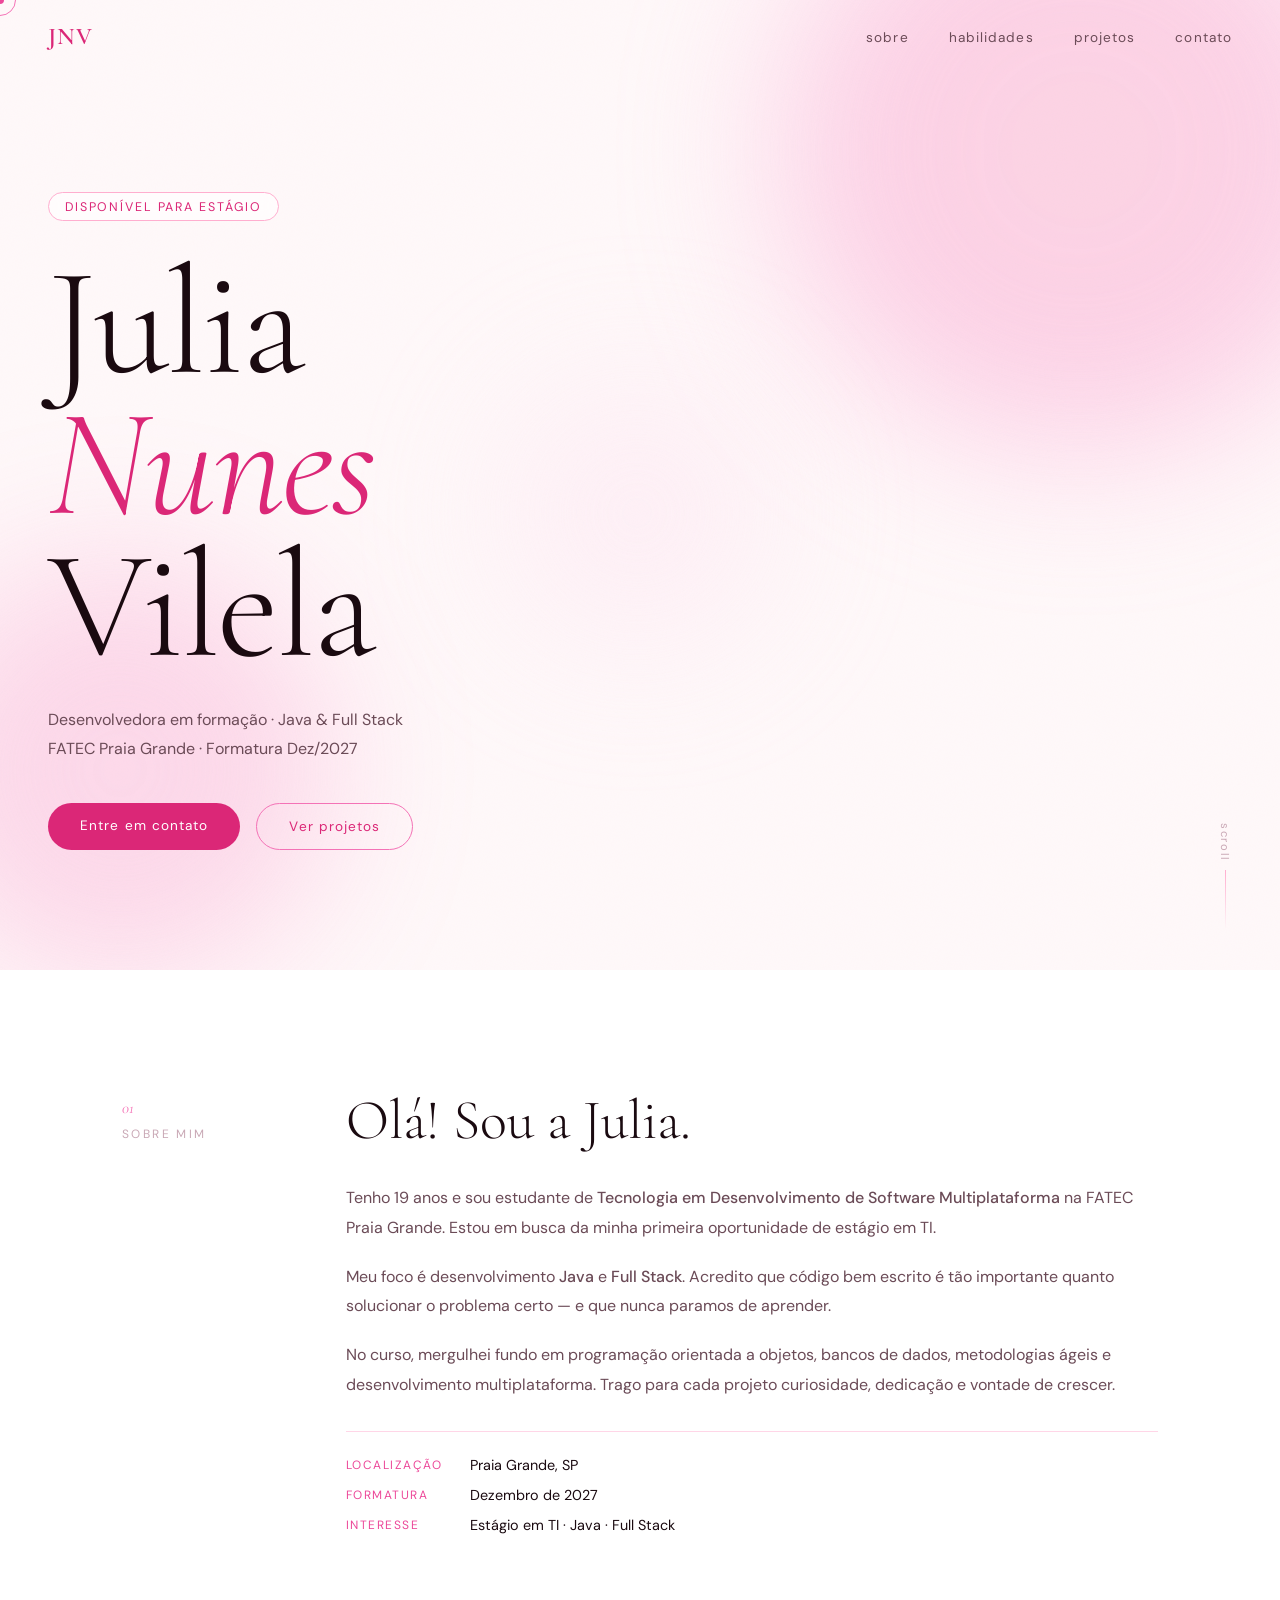
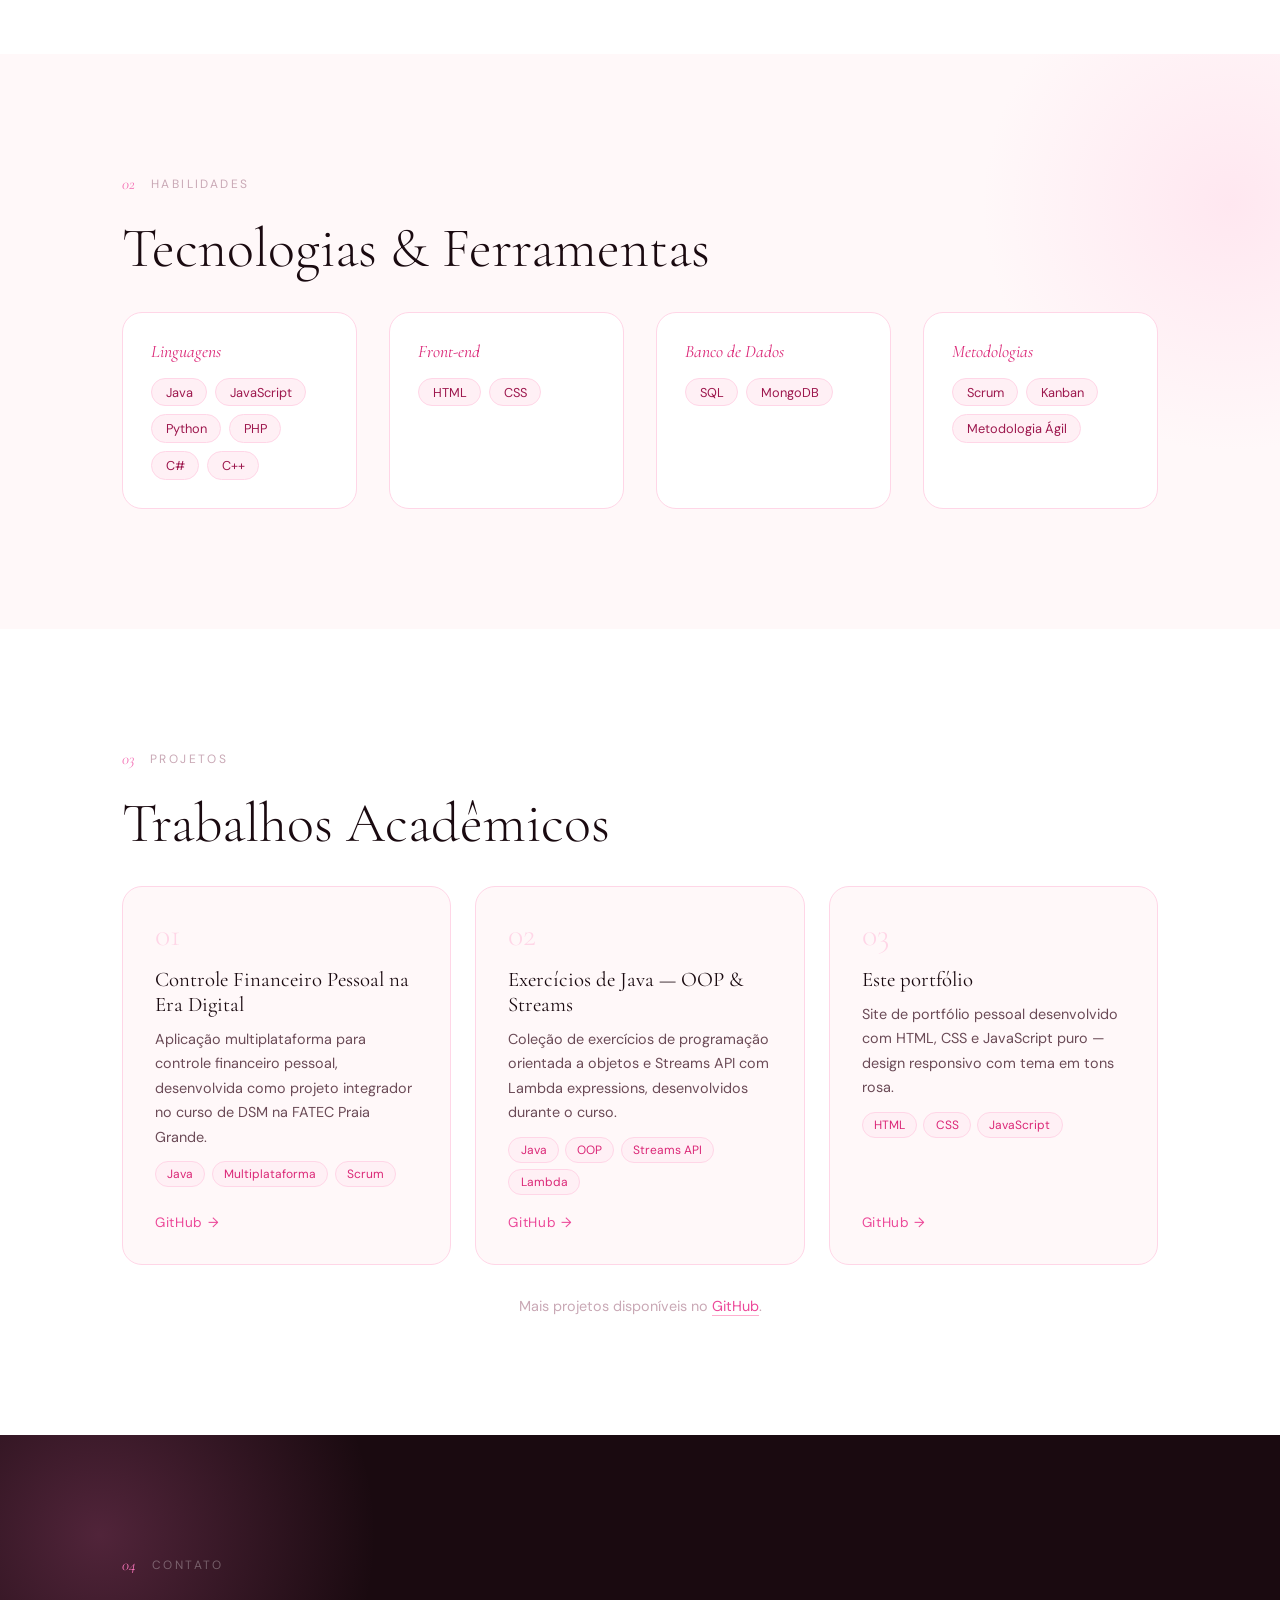
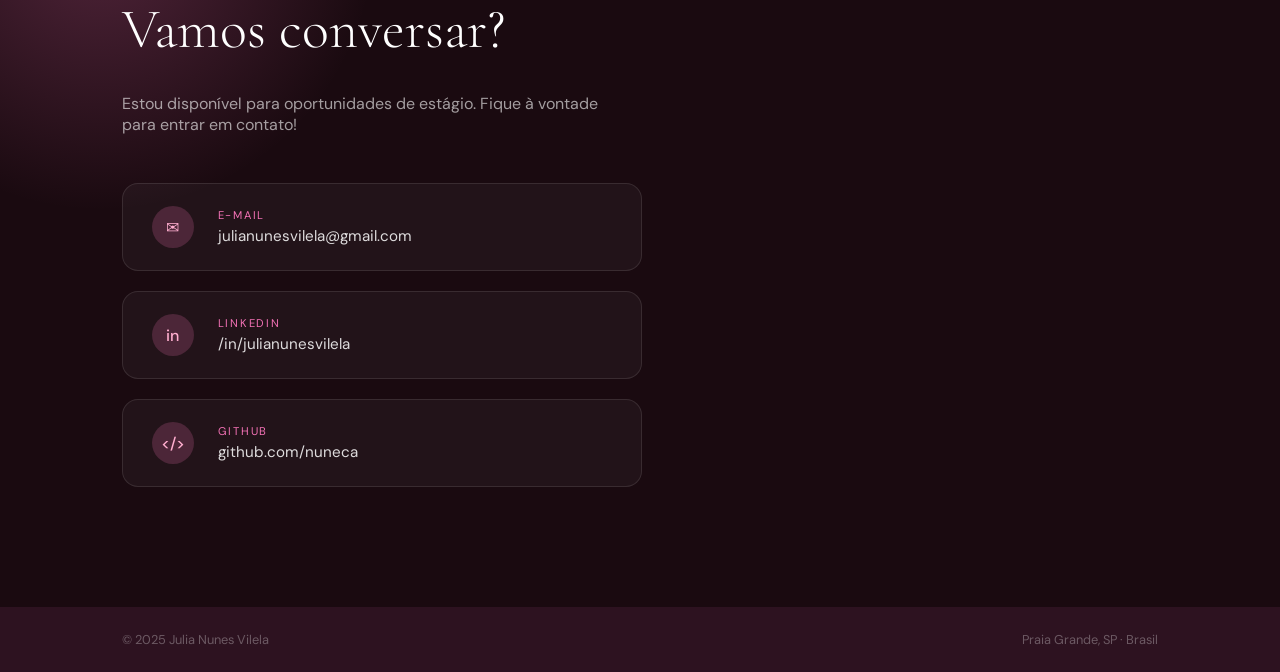
<file: index.html>
<!DOCTYPE html>
<html lang="pt-BR">
<head>
  <meta charset="UTF-8" />
  <meta name="viewport" content="width=device-width, initial-scale=1.0"/>
  <title>Julia Nunes Vilela — Desenvolvedora</title>
  <link rel="stylesheet" href="style.css" />
  <link href="https://fonts.googleapis.com/css2?family=Cormorant+Garamond:ital,wght@0,300;0,400;0,600;1,300&family=DM+Sans:wght@300;400;500&display=swap" rel="stylesheet"/>
</head>
<body>

  <!-- CURSOR -->
  <div class="cursor" id="cursor"></div>
  <div class="cursor-follower" id="cursor-follower"></div>

  <!-- NAV -->
  <nav class="nav" id="nav">
    <div class="nav-logo">JNV</div>
    <ul class="nav-links">
      <li><a href="#sobre">sobre</a></li>
      <li><a href="#habilidades">habilidades</a></li>
      <li><a href="#projetos">projetos</a></li>
      <li><a href="#contato">contato</a></li>
    </ul>
  </nav>

  <!-- HERO -->
  <section class="hero" id="inicio">
    <div class="hero-bg">
      <div class="blob blob-1"></div>
      <div class="blob blob-2"></div>
      <div class="blob blob-3"></div>
      <div class="noise"></div>
    </div>
    <div class="hero-content">
      <span class="hero-tag reveal">Disponível para estágio</span>
      <h1 class="hero-title reveal">
        Julia<br/>
        <em>Nunes</em><br/>
        Vilela
      </h1>
      <p class="hero-sub reveal">Desenvolvedora em formação · Java &amp; Full Stack<br/>FATEC Praia Grande · Formatura Dez/2027</p>
      <div class="hero-cta reveal">
        <a href="#contato" class="btn-primary">Entre em contato</a>
        <a href="#projetos" class="btn-ghost">Ver projetos</a>
      </div>
    </div>
    <div class="hero-scroll">
      <span>scroll</span>
      <div class="scroll-line"></div>
    </div>
  </section>

  <!-- SOBRE -->
  <section class="sobre" id="sobre">
    <div class="container">
      <div class="sobre-grid">
        <div class="sobre-label">
          <span class="section-num">01</span>
          <span class="section-name">sobre mim</span>
        </div>
        <div class="sobre-text">
          <h2 class="section-title reveal">Olá! Sou a Julia.</h2>
          <p class="reveal">Tenho 19 anos e sou estudante de <strong>Tecnologia em Desenvolvimento de Software Multiplataforma</strong> na FATEC Praia Grande. Estou em busca da minha primeira oportunidade de estágio em TI.</p>
          <p class="reveal">Meu foco é desenvolvimento <strong>Java</strong> e <strong>Full Stack</strong>. Acredito que código bem escrito é tão importante quanto solucionar o problema certo — e que nunca paramos de aprender.</p>
          <p class="reveal">No curso, mergulhei fundo em programação orientada a objetos, bancos de dados, metodologias ágeis e desenvolvimento multiplataforma. Trago para cada projeto curiosidade, dedicação e vontade de crescer.</p>
          <div class="sobre-info reveal">
            <div class="info-item"><span class="info-label">localização</span><span>Praia Grande, SP</span></div>
            <div class="info-item"><span class="info-label">formatura</span><span>Dezembro de 2027</span></div>
            <div class="info-item"><span class="info-label">interesse</span><span>Estágio em TI · Java · Full Stack</span></div>
          </div>
        </div>
      </div>
    </div>
  </section>

  <!-- HABILIDADES -->
  <section class="habilidades" id="habilidades">
    <div class="container">
      <div class="section-header reveal">
        <span class="section-num">02</span>
        <span class="section-name">habilidades</span>
      </div>
      <h2 class="section-title reveal">Tecnologias &amp; Ferramentas</h2>

      <div class="skills-grid">
        <div class="skill-group reveal">
          <h3 class="skill-group-title">Linguagens</h3>
          <div class="skill-tags">
            <span class="tag">Java</span>
            <span class="tag">JavaScript</span>
            <span class="tag">Python</span>
            <span class="tag">PHP</span>
            <span class="tag">C#</span>
            <span class="tag">C++</span>
          </div>
        </div>
        <div class="skill-group reveal">
          <h3 class="skill-group-title">Front-end</h3>
          <div class="skill-tags">
            <span class="tag">HTML</span>
            <span class="tag">CSS</span>
          </div>
        </div>
        <div class="skill-group reveal">
          <h3 class="skill-group-title">Banco de Dados</h3>
          <div class="skill-tags">
            <span class="tag">SQL</span>
            <span class="tag">MongoDB</span>
          </div>
        </div>
        <div class="skill-group reveal">
          <h3 class="skill-group-title">Metodologias</h3>
          <div class="skill-tags">
            <span class="tag">Scrum</span>
            <span class="tag">Kanban</span>
            <span class="tag">Metodologia Ágil</span>
          </div>
        </div>
      </div>
    </div>
  </section>

  <!-- PROJETOS -->
  <section class="projetos" id="projetos">
    <div class="container">
      <div class="section-header reveal">
        <span class="section-num">03</span>
        <span class="section-name">projetos</span>
      </div>
      <h2 class="section-title reveal">Trabalhos Acadêmicos</h2>

      <div class="projects-grid">

        <div class="project-card reveal">
          <div class="project-num">01</div>
          <div class="project-body">
            <h3>Controle Financeiro Pessoal na Era Digital</h3>
            <p>Aplicação multiplataforma para controle financeiro pessoal, desenvolvida como projeto integrador no curso de DSM na FATEC Praia Grande.</p>
            <div class="project-tags">
              <span>Java</span><span>Multiplataforma</span><span>Scrum</span>
            </div>
          </div>
          <div class="project-links">
            <a href="https://github.com/nuneca" target="_blank" rel="noopener">GitHub →</a>
          </div>
        </div>

        <div class="project-card reveal">
          <div class="project-num">02</div>
          <div class="project-body">
            <h3>Exercícios de Java — OOP &amp; Streams</h3>
            <p>Coleção de exercícios de programação orientada a objetos e Streams API com Lambda expressions, desenvolvidos durante o curso.</p>
            <div class="project-tags">
              <span>Java</span><span>OOP</span><span>Streams API</span><span>Lambda</span>
            </div>
          </div>
          <div class="project-links">
            <a href="https://github.com/nuneca" target="_blank" rel="noopener">GitHub →</a>
          </div>
        </div>

        <div class="project-card reveal">
          <div class="project-num">03</div>
          <div class="project-body">
            <h3>Este portfólio</h3>
            <p>Site de portfólio pessoal desenvolvido com HTML, CSS e JavaScript puro — design responsivo com tema em tons rosa.</p>
            <div class="project-tags">
              <span>HTML</span><span>CSS</span><span>JavaScript</span>
            </div>
          </div>
          <div class="project-links">
            <a href="https://github.com/nuneca" target="_blank" rel="noopener">GitHub →</a>
          </div>
        </div>

      </div>

      <p class="projects-note reveal">
        Mais projetos disponíveis no
        <a href="https://github.com/nuneca" target="_blank" rel="noopener">GitHub</a>.
      </p>
    </div>
  </section>

  <!-- CONTATO -->
  <section class="contato" id="contato">
    <div class="container">
      <div class="section-header reveal">
        <span class="section-num">04</span>
        <span class="section-name">contato</span>
      </div>
      <h2 class="section-title reveal">Vamos conversar?</h2>
      <p class="contato-sub reveal">Estou disponível para oportunidades de estágio. Fique à vontade para entrar em contato!</p>

      <div class="contato-links reveal">
        <a class="contato-item" href="mailto:julianunesvilela@gmail.com">
          <span class="contato-icon">✉</span>
          <div>
            <span class="contato-label">e-mail</span>
            <span class="contato-value">julianunesvilela@gmail.com</span>
          </div>
        </a>
        <a class="contato-item" href="https://www.linkedin.com/in/julianunesvilela/" target="_blank" rel="noopener">
          <span class="contato-icon">in</span>
          <div>
            <span class="contato-label">linkedin</span>
            <span class="contato-value">/in/julianunesvilela</span>
          </div>
        </a>
        <a class="contato-item" href="https://github.com/nuneca" target="_blank" rel="noopener">
          <span class="contato-icon">&lt;/&gt;</span>
          <div>
            <span class="contato-label">github</span>
            <span class="contato-value">github.com/nuneca</span>
          </div>
        </a>
      </div>
    </div>
  </section>

  <!-- FOOTER -->
  <footer class="footer">
    <div class="container">
      <span>© 2025 Julia Nunes Vilela</span>
      <span>Praia Grande, SP · Brasil</span>
    </div>
  </footer>

  <script src="script.js"></script>
</body>
</html>
</file>
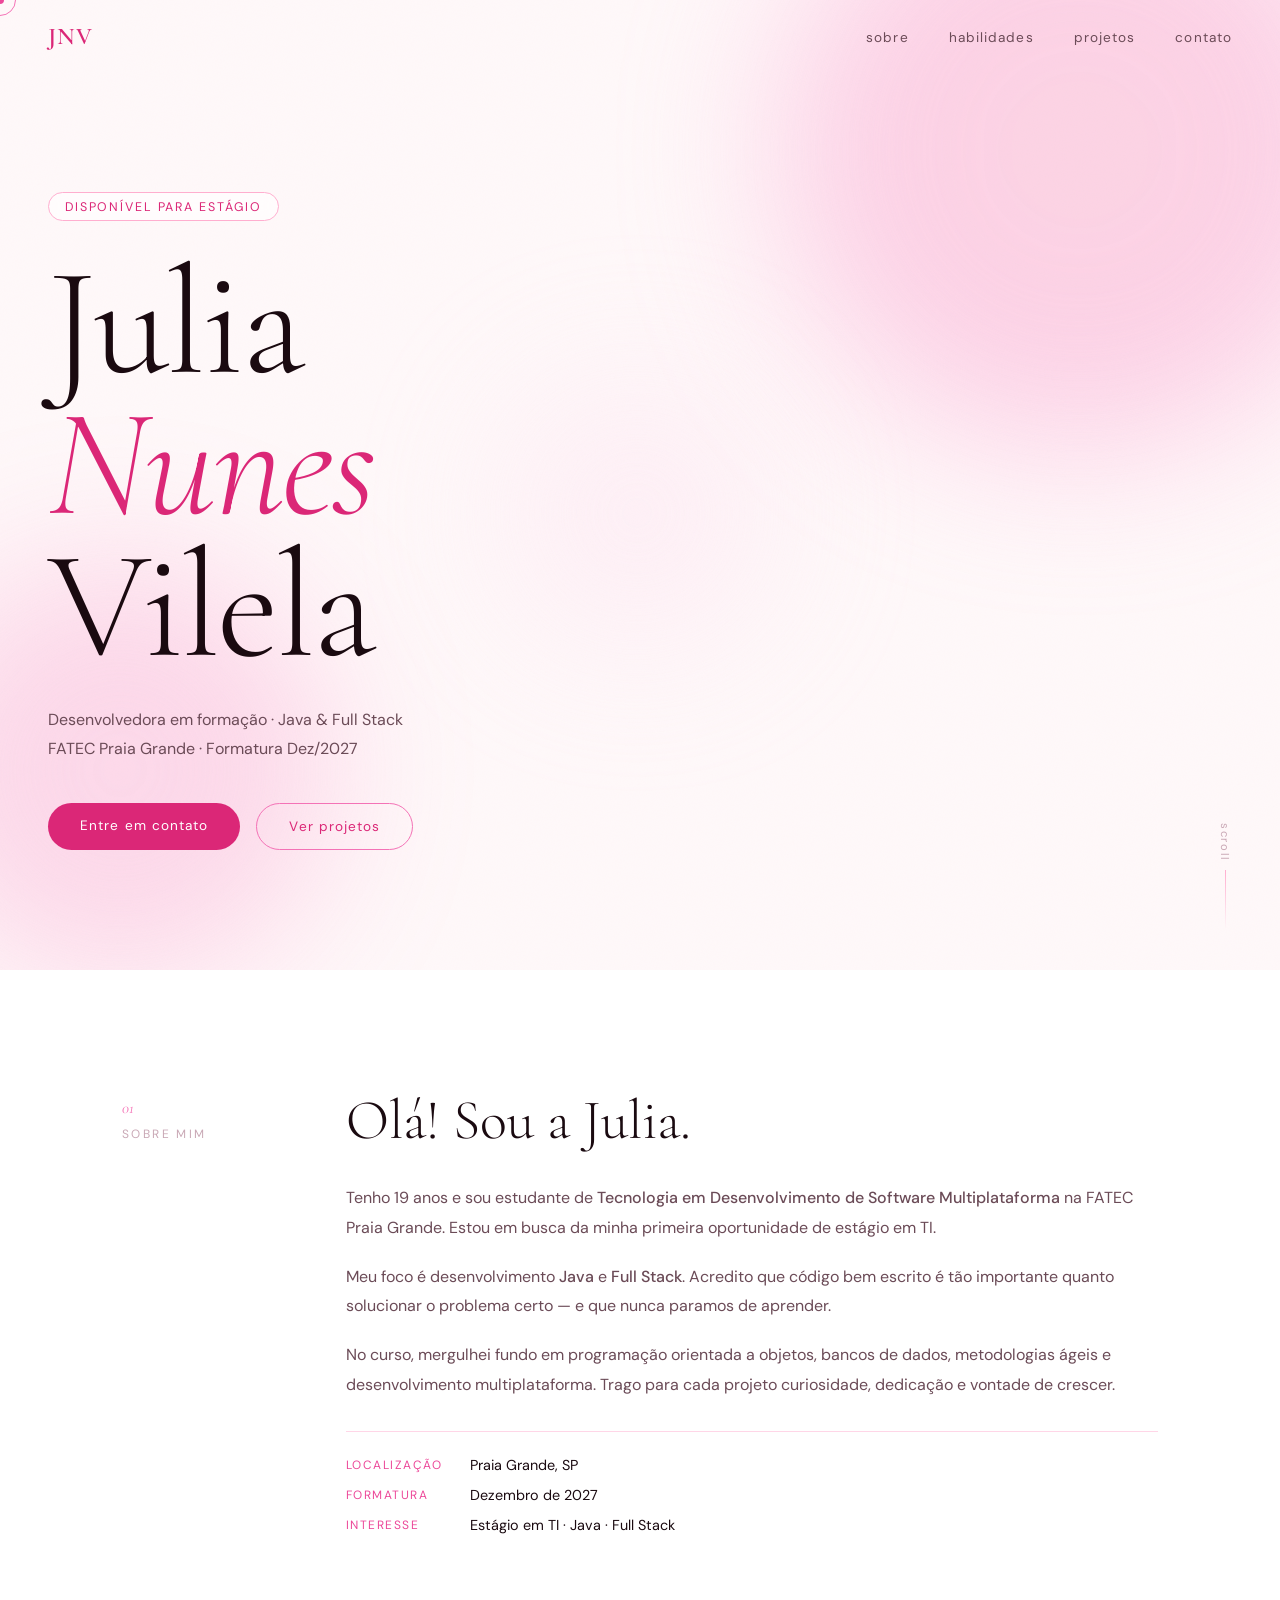
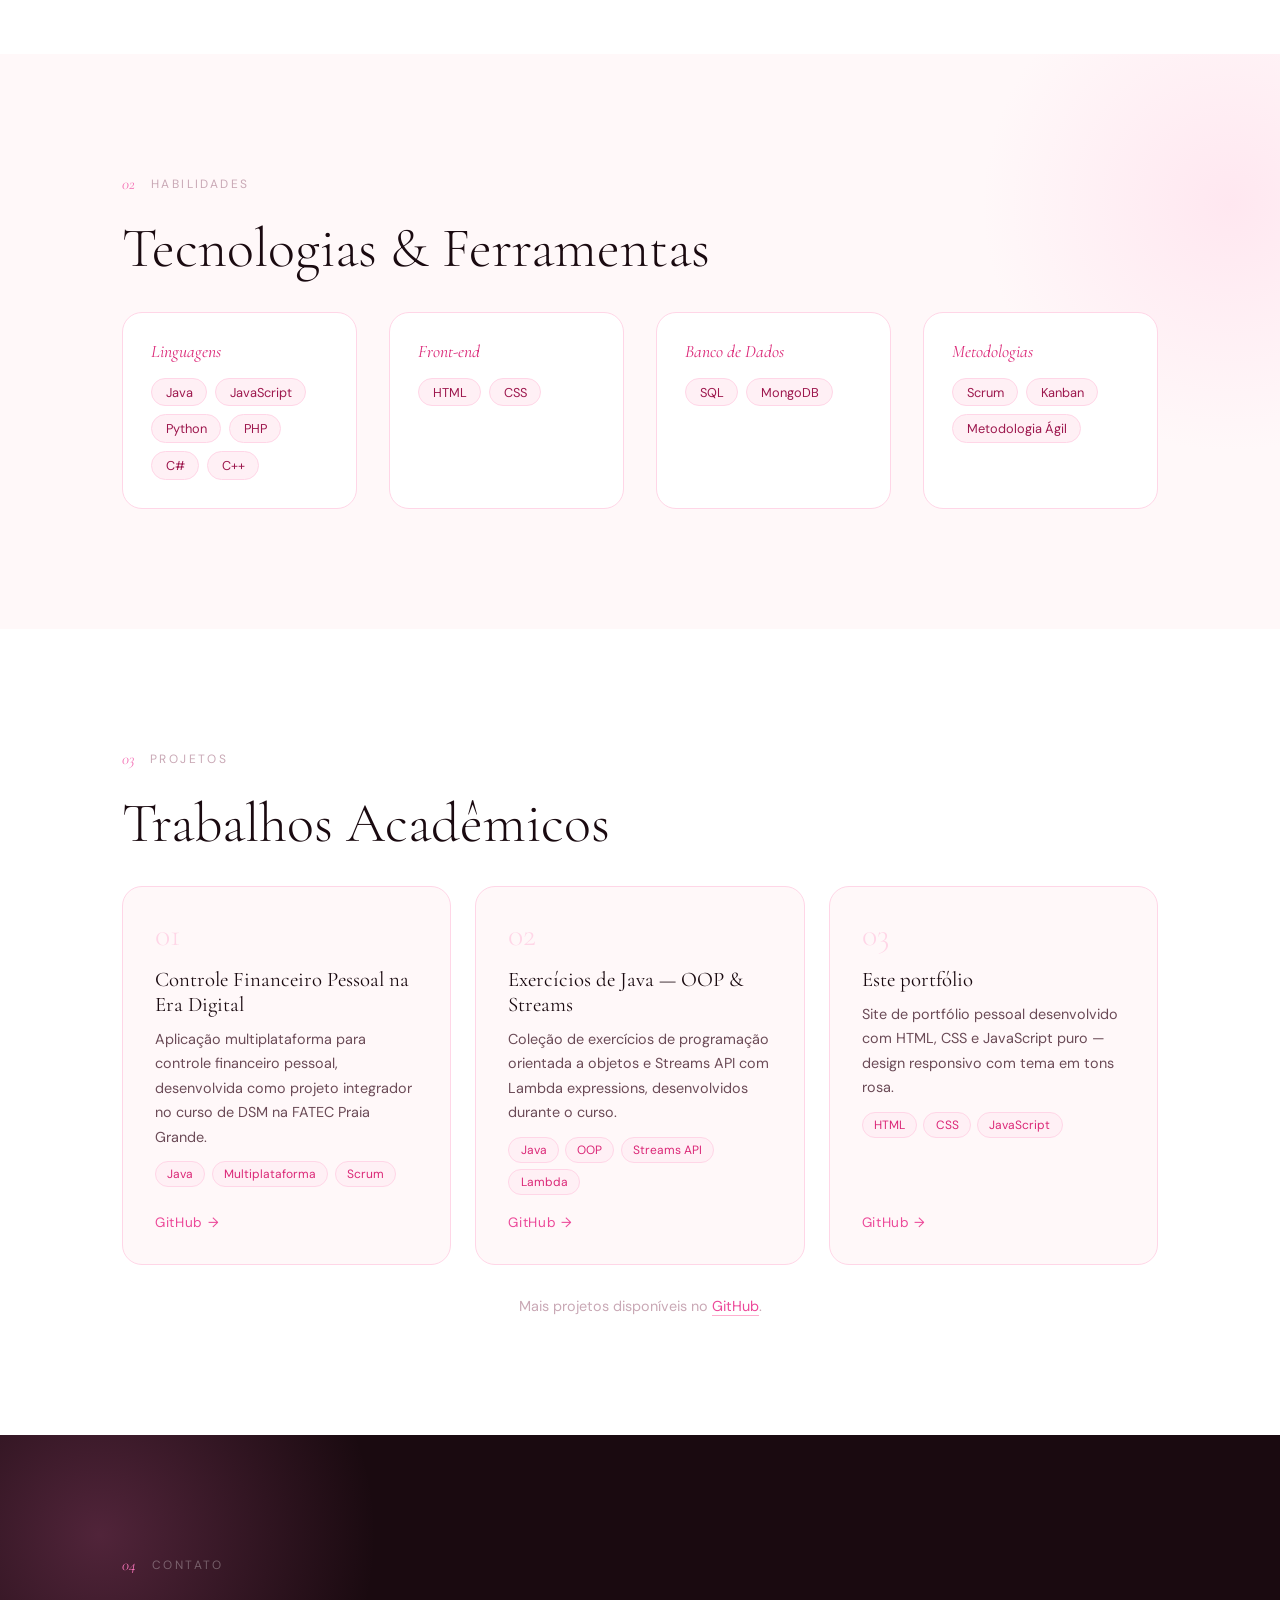
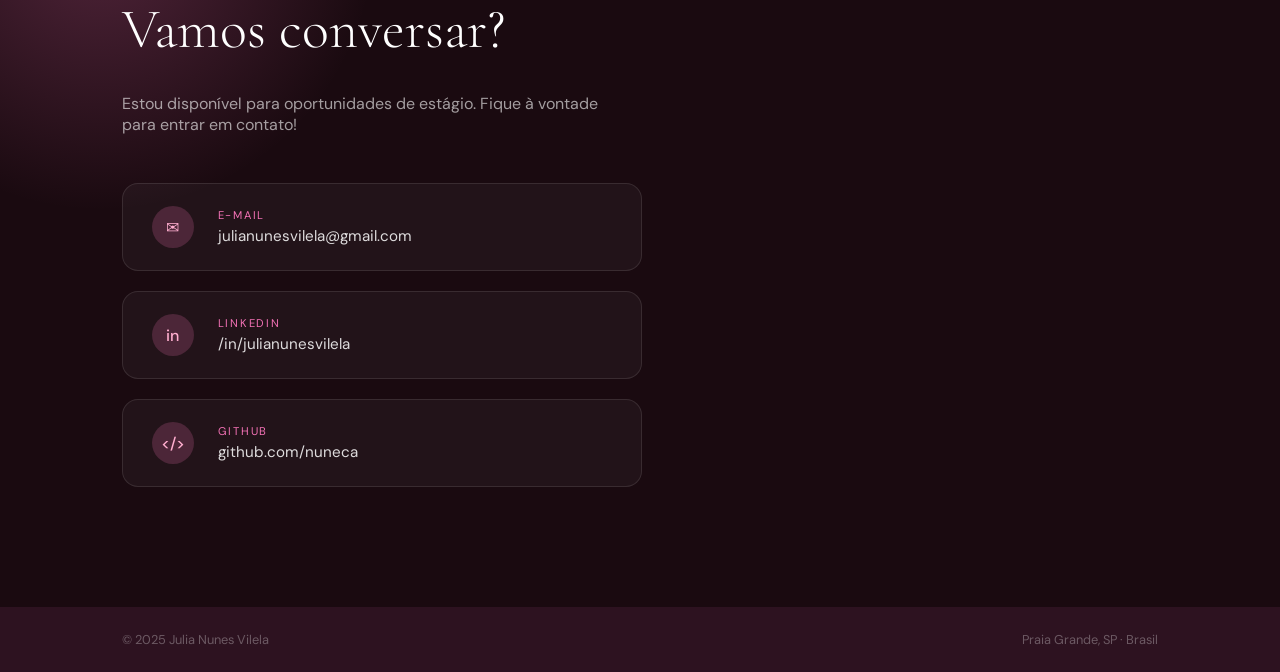
<file: portfolio2026/index.html>
<!DOCTYPE html>
<html lang="pt-BR">
<head>
  <meta charset="UTF-8" />
  <meta name="viewport" content="width=device-width, initial-scale=1.0"/>
  <title>Julia Nunes Vilela — Desenvolvedora</title>
  <link rel="stylesheet" href="style.css" />
  <link href="https://fonts.googleapis.com/css2?family=Cormorant+Garamond:ital,wght@0,300;0,400;0,600;1,300&family=DM+Sans:wght@300;400;500&display=swap" rel="stylesheet"/>
</head>
<body>

  <!-- CURSOR -->
  <div class="cursor" id="cursor"></div>
  <div class="cursor-follower" id="cursor-follower"></div>

  <!-- NAV -->
  <nav class="nav" id="nav">
    <div class="nav-logo">JNV</div>
    <ul class="nav-links">
      <li><a href="#sobre">sobre</a></li>
      <li><a href="#habilidades">habilidades</a></li>
      <li><a href="#projetos">projetos</a></li>
      <li><a href="#contato">contato</a></li>
    </ul>
  </nav>

  <!-- HERO -->
  <section class="hero" id="inicio">
    <div class="hero-bg">
      <div class="blob blob-1"></div>
      <div class="blob blob-2"></div>
      <div class="blob blob-3"></div>
      <div class="noise"></div>
    </div>
    <div class="hero-content">
      <span class="hero-tag reveal">Disponível para estágio</span>
      <h1 class="hero-title reveal">
        Julia<br/>
        <em>Nunes</em><br/>
        Vilela
      </h1>
      <p class="hero-sub reveal">Desenvolvedora em formação · Java &amp; Full Stack<br/>FATEC Praia Grande · Formatura Dez/2027</p>
      <div class="hero-cta reveal">
        <a href="#contato" class="btn-primary">Entre em contato</a>
        <a href="#projetos" class="btn-ghost">Ver projetos</a>
      </div>
    </div>
    <div class="hero-scroll">
      <span>scroll</span>
      <div class="scroll-line"></div>
    </div>
  </section>

  <!-- SOBRE -->
  <section class="sobre" id="sobre">
    <div class="container">
      <div class="sobre-grid">
        <div class="sobre-label">
          <span class="section-num">01</span>
          <span class="section-name">sobre mim</span>
        </div>
        <div class="sobre-text">
          <h2 class="section-title reveal">Olá! Sou a Julia.</h2>
          <p class="reveal">Tenho 19 anos e sou estudante de <strong>Tecnologia em Desenvolvimento de Software Multiplataforma</strong> na FATEC Praia Grande. Estou em busca da minha primeira oportunidade de estágio em TI.</p>
          <p class="reveal">Meu foco é desenvolvimento <strong>Java</strong> e <strong>Full Stack</strong>. Acredito que código bem escrito é tão importante quanto solucionar o problema certo — e que nunca paramos de aprender.</p>
          <p class="reveal">No curso, mergulhei fundo em programação orientada a objetos, bancos de dados, metodologias ágeis e desenvolvimento multiplataforma. Trago para cada projeto curiosidade, dedicação e vontade de crescer.</p>
          <div class="sobre-info reveal">
            <div class="info-item"><span class="info-label">localização</span><span>Praia Grande, SP</span></div>
            <div class="info-item"><span class="info-label">formatura</span><span>Dezembro de 2027</span></div>
            <div class="info-item"><span class="info-label">interesse</span><span>Estágio em TI · Java · Full Stack</span></div>
          </div>
        </div>
      </div>
    </div>
  </section>

  <!-- HABILIDADES -->
  <section class="habilidades" id="habilidades">
    <div class="container">
      <div class="section-header reveal">
        <span class="section-num">02</span>
        <span class="section-name">habilidades</span>
      </div>
      <h2 class="section-title reveal">Tecnologias &amp; Ferramentas</h2>

      <div class="skills-grid">
        <div class="skill-group reveal">
          <h3 class="skill-group-title">Linguagens</h3>
          <div class="skill-tags">
            <span class="tag">Java</span>
            <span class="tag">JavaScript</span>
            <span class="tag">Python</span>
            <span class="tag">PHP</span>
            <span class="tag">C#</span>
            <span class="tag">C++</span>
          </div>
        </div>
        <div class="skill-group reveal">
          <h3 class="skill-group-title">Front-end</h3>
          <div class="skill-tags">
            <span class="tag">HTML</span>
            <span class="tag">CSS</span>
          </div>
        </div>
        <div class="skill-group reveal">
          <h3 class="skill-group-title">Banco de Dados</h3>
          <div class="skill-tags">
            <span class="tag">SQL</span>
            <span class="tag">MongoDB</span>
          </div>
        </div>
        <div class="skill-group reveal">
          <h3 class="skill-group-title">Metodologias</h3>
          <div class="skill-tags">
            <span class="tag">Scrum</span>
            <span class="tag">Kanban</span>
            <span class="tag">Metodologia Ágil</span>
          </div>
        </div>
      </div>
    </div>
  </section>

  <!-- PROJETOS -->
  <section class="projetos" id="projetos">
    <div class="container">
      <div class="section-header reveal">
        <span class="section-num">03</span>
        <span class="section-name">projetos</span>
      </div>
      <h2 class="section-title reveal">Trabalhos Acadêmicos</h2>

      <div class="projects-grid">

        <div class="project-card reveal">
          <div class="project-num">01</div>
          <div class="project-body">
            <h3>Controle Financeiro Pessoal na Era Digital</h3>
            <p>Aplicação multiplataforma para controle financeiro pessoal, desenvolvida como projeto integrador no curso de DSM na FATEC Praia Grande.</p>
            <div class="project-tags">
              <span>Java</span><span>Multiplataforma</span><span>Scrum</span>
            </div>
          </div>
          <div class="project-links">
            <a href="https://github.com/nuneca" target="_blank" rel="noopener">GitHub →</a>
          </div>
        </div>

        <div class="project-card reveal">
          <div class="project-num">02</div>
          <div class="project-body">
            <h3>Exercícios de Java — OOP &amp; Streams</h3>
            <p>Coleção de exercícios de programação orientada a objetos e Streams API com Lambda expressions, desenvolvidos durante o curso.</p>
            <div class="project-tags">
              <span>Java</span><span>OOP</span><span>Streams API</span><span>Lambda</span>
            </div>
          </div>
          <div class="project-links">
            <a href="https://github.com/nuneca" target="_blank" rel="noopener">GitHub →</a>
          </div>
        </div>

        <div class="project-card reveal">
          <div class="project-num">03</div>
          <div class="project-body">
            <h3>Este portfólio</h3>
            <p>Site de portfólio pessoal desenvolvido com HTML, CSS e JavaScript puro — design responsivo com tema em tons rosa.</p>
            <div class="project-tags">
              <span>HTML</span><span>CSS</span><span>JavaScript</span>
            </div>
          </div>
          <div class="project-links">
            <a href="https://github.com/nuneca" target="_blank" rel="noopener">GitHub →</a>
          </div>
        </div>

      </div>

      <p class="projects-note reveal">
        Mais projetos disponíveis no
        <a href="https://github.com/nuneca" target="_blank" rel="noopener">GitHub</a>.
      </p>
    </div>
  </section>

  <!-- CONTATO -->
  <section class="contato" id="contato">
    <div class="container">
      <div class="section-header reveal">
        <span class="section-num">04</span>
        <span class="section-name">contato</span>
      </div>
      <h2 class="section-title reveal">Vamos conversar?</h2>
      <p class="contato-sub reveal">Estou disponível para oportunidades de estágio. Fique à vontade para entrar em contato!</p>

      <div class="contato-links reveal">
        <a class="contato-item" href="mailto:julianunesvilela@gmail.com">
          <span class="contato-icon">✉</span>
          <div>
            <span class="contato-label">e-mail</span>
            <span class="contato-value">julianunesvilela@gmail.com</span>
          </div>
        </a>
        <a class="contato-item" href="https://www.linkedin.com/in/julianunesvilela/" target="_blank" rel="noopener">
          <span class="contato-icon">in</span>
          <div>
            <span class="contato-label">linkedin</span>
            <span class="contato-value">/in/julianunesvilela</span>
          </div>
        </a>
        <a class="contato-item" href="https://github.com/nuneca" target="_blank" rel="noopener">
          <span class="contato-icon">&lt;/&gt;</span>
          <div>
            <span class="contato-label">github</span>
            <span class="contato-value">github.com/nuneca</span>
          </div>
        </a>
      </div>
    </div>
  </section>

  <!-- FOOTER -->
  <footer class="footer">
    <div class="container">
      <span>© 2025 Julia Nunes Vilela</span>
      <span>Praia Grande, SP · Brasil</span>
    </div>
  </footer>

  <script src="script.js"></script>
</body>
</html>
</file>
<file: style.css>
/* ============================================
   PORTFOLIO — JULIA NUNES VILELA
   style.css
   ============================================ */

/* --- RESET & BASE --- */
*, *::before, *::after { box-sizing: border-box; margin: 0; padding: 0; }

:root {
  --pink-100: #fff0f5;
  --pink-200: #ffd6e7;
  --pink-300: #ffaecf;
  --pink-400: #f472b6;
  --pink-500: #ec4899;
  --pink-600: #db2777;
  --pink-700: #9d174d;
  --cream:    #fff8f9;
  --dark:     #1a0a10;
  --dark-2:   #2d1220;
  --gray:     #6b4b57;
  --gray-light: #c9a8b5;

  --font-display: 'Cormorant Garamond', serif;
  --font-body:    'DM Sans', sans-serif;

  --nav-h: 72px;
  --section-pad: 120px;
}

html { scroll-behavior: smooth; }

body {
  font-family: var(--font-body);
  background: var(--cream);
  color: var(--dark);
  cursor: none;
  overflow-x: hidden;
}

a { text-decoration: none; color: inherit; }
strong { font-weight: 500; }

.container {
  max-width: 1100px;
  margin: 0 auto;
  padding: 0 2rem;
}

/* --- CURSOR --- */
.cursor {
  position: fixed;
  width: 8px; height: 8px;
  background: var(--pink-500);
  border-radius: 50%;
  pointer-events: none;
  z-index: 9999;
  transform: translate(-50%, -50%);
  transition: width .2s, height .2s, background .2s;
}
.cursor-follower {
  position: fixed;
  width: 32px; height: 32px;
  border: 1px solid var(--pink-400);
  border-radius: 50%;
  pointer-events: none;
  z-index: 9998;
  transform: translate(-50%, -50%);
  transition: transform .12s ease, width .3s, height .3s, opacity .3s;
}
body:hover .cursor { opacity: 1; }

/* --- NAV --- */
.nav {
  position: fixed;
  top: 0; left: 0; right: 0;
  height: var(--nav-h);
  display: flex;
  align-items: center;
  justify-content: space-between;
  padding: 0 3rem;
  z-index: 100;
  transition: background .4s, backdrop-filter .4s;
}
.nav.scrolled {
  background: rgba(255, 248, 249, 0.85);
  backdrop-filter: blur(16px);
  border-bottom: 1px solid var(--pink-200);
}
.nav-logo {
  font-family: var(--font-display);
  font-size: 1.5rem;
  font-weight: 600;
  color: var(--pink-600);
  letter-spacing: .05em;
}
.nav-links {
  list-style: none;
  display: flex;
  gap: 2.5rem;
}
.nav-links a {
  font-size: .85rem;
  font-weight: 400;
  letter-spacing: .08em;
  color: var(--gray);
  transition: color .2s;
}
.nav-links a:hover { color: var(--pink-600); }

/* --- HERO --- */
.hero {
  position: relative;
  min-height: 100vh;
  display: flex;
  align-items: center;
  overflow: hidden;
}
.hero-bg {
  position: absolute;
  inset: 0;
  z-index: 0;
}

/* blobs */
.blob {
  position: absolute;
  border-radius: 50%;
  filter: blur(80px);
  opacity: .55;
}
.blob-1 {
  width: 600px; height: 600px;
  background: radial-gradient(circle, #fbbfd4 0%, #f9a8d4 60%, transparent 100%);
  top: -150px; right: -100px;
  animation: float1 8s ease-in-out infinite;
}
.blob-2 {
  width: 400px; height: 400px;
  background: radial-gradient(circle, #fbcfe8 0%, #f472b6 60%, transparent 100%);
  bottom: 0px; left: -80px;
  opacity: .35;
  animation: float2 10s ease-in-out infinite;
}
.blob-3 {
  width: 250px; height: 250px;
  background: radial-gradient(circle, #fce7f3 0%, #fbcfe8 100%);
  top: 40%; left: 40%;
  opacity: .4;
  animation: float1 12s ease-in-out infinite reverse;
}

@keyframes float1 {
  0%, 100% { transform: translateY(0px) scale(1); }
  50%       { transform: translateY(-30px) scale(1.04); }
}
@keyframes float2 {
  0%, 100% { transform: translateY(0px) scale(1); }
  50%       { transform: translateY(20px) scale(0.97); }
}

.noise {
  position: absolute;
  inset: 0;
  background-image: url("data:image/svg+xml,%3Csvg viewBox='0 0 200 200' xmlns='http://www.w3.org/2000/svg'%3E%3Cfilter id='noise'%3E%3CfeTurbulence type='fractalNoise' baseFrequency='0.9' numOctaves='4' stitchTiles='stitch'/%3E%3C/filter%3E%3Crect width='100%25' height='100%25' filter='url(%23noise)' opacity='0.04'/%3E%3C/svg%3E");
  background-size: 200px;
  opacity: 0.5;
  pointer-events: none;
}

.hero-content {
  position: relative;
  z-index: 1;
  padding: 0 3rem;
  padding-top: var(--nav-h);
}
.hero-tag {
  display: inline-block;
  font-size: .78rem;
  letter-spacing: .15em;
  text-transform: uppercase;
  color: var(--pink-600);
  border: 1px solid var(--pink-300);
  background: rgba(255,255,255,0.6);
  padding: .35rem 1rem;
  border-radius: 999px;
  margin-bottom: 2rem;
  backdrop-filter: blur(8px);
}
.hero-title {
  font-family: var(--font-display);
  font-size: clamp(5rem, 12vw, 10rem);
  font-weight: 300;
  line-height: .92;
  letter-spacing: -.02em;
  color: var(--dark);
  margin-bottom: 1.8rem;
}
.hero-title em {
  font-style: italic;
  color: var(--pink-600);
}
.hero-sub {
  font-size: 1rem;
  color: var(--gray);
  line-height: 1.8;
  margin-bottom: 2.5rem;
  max-width: 480px;
}
.hero-cta {
  display: flex;
  gap: 1rem;
  flex-wrap: wrap;
}
.btn-primary {
  display: inline-block;
  background: var(--pink-600);
  color: #fff;
  font-family: var(--font-body);
  font-size: .85rem;
  letter-spacing: .08em;
  padding: .85rem 2rem;
  border-radius: 999px;
  transition: background .2s, transform .2s;
}
.btn-primary:hover {
  background: var(--pink-700);
  transform: translateY(-2px);
}
.btn-ghost {
  display: inline-block;
  border: 1px solid var(--pink-400);
  color: var(--pink-600);
  font-size: .85rem;
  letter-spacing: .08em;
  padding: .85rem 2rem;
  border-radius: 999px;
  transition: background .2s, transform .2s;
}
.btn-ghost:hover {
  background: var(--pink-100);
  transform: translateY(-2px);
}

/* scroll indicator */
.hero-scroll {
  position: absolute;
  bottom: 2.5rem;
  right: 3rem;
  z-index: 1;
  display: flex;
  flex-direction: column;
  align-items: center;
  gap: .5rem;
}
.hero-scroll span {
  font-size: .7rem;
  letter-spacing: .15em;
  color: var(--gray-light);
  writing-mode: vertical-lr;
}
.scroll-line {
  width: 1px;
  height: 60px;
  background: linear-gradient(to bottom, var(--pink-300), transparent);
  animation: scrollLine 2s ease-in-out infinite;
}
@keyframes scrollLine {
  0%   { transform: scaleY(0); transform-origin: top; }
  50%  { transform: scaleY(1); transform-origin: top; }
  51%  { transform-origin: bottom; }
  100% { transform: scaleY(0); transform-origin: bottom; }
}

/* --- SECTION SHARED --- */
section { padding: var(--section-pad) 0; }

.section-header {
  display: flex;
  align-items: center;
  gap: 1rem;
  margin-bottom: 1.5rem;
}
.section-num {
  font-family: var(--font-display);
  font-size: 1rem;
  color: var(--pink-400);
  font-style: italic;
}
.section-name {
  font-size: .75rem;
  letter-spacing: .2em;
  text-transform: uppercase;
  color: var(--gray-light);
}
.section-title {
  font-family: var(--font-display);
  font-size: clamp(2.2rem, 5vw, 3.5rem);
  font-weight: 300;
  line-height: 1.1;
  color: var(--dark);
  margin-bottom: 2rem;
}

/* --- SOBRE --- */
.sobre { background: #fff; }
.sobre-grid {
  display: grid;
  grid-template-columns: 160px 1fr;
  gap: 4rem;
  align-items: start;
}
.sobre-label {
  display: flex;
  flex-direction: column;
  gap: .5rem;
  padding-top: .5rem;
}
.sobre-text p {
  font-size: 1rem;
  color: var(--gray);
  line-height: 1.85;
  margin-bottom: 1.2rem;
}
.sobre-info {
  margin-top: 2rem;
  display: flex;
  flex-direction: column;
  gap: .75rem;
  border-top: 1px solid var(--pink-200);
  padding-top: 1.5rem;
}
.info-item {
  display: flex;
  gap: 1.5rem;
  font-size: .9rem;
}
.info-label {
  min-width: 100px;
  color: var(--pink-500);
  font-size: .75rem;
  letter-spacing: .12em;
  text-transform: uppercase;
  padding-top: .05rem;
}

/* --- HABILIDADES --- */
.habilidades {
  background: var(--cream);
  position: relative;
  overflow: hidden;
}
.habilidades::before {
  content: '';
  position: absolute;
  top: -100px; right: -200px;
  width: 500px; height: 500px;
  background: radial-gradient(circle, var(--pink-200) 0%, transparent 70%);
  opacity: .5;
}

.skills-grid {
  display: grid;
  grid-template-columns: repeat(auto-fit, minmax(220px, 1fr));
  gap: 2rem;
  position: relative;
}
.skill-group {
  background: #fff;
  border: 1px solid var(--pink-200);
  border-radius: 20px;
  padding: 1.75rem;
  transition: transform .3s, box-shadow .3s;
}
.skill-group:hover {
  transform: translateY(-4px);
  box-shadow: 0 12px 40px rgba(236, 72, 153, .12);
}
.skill-group-title {
  font-family: var(--font-display);
  font-size: 1.1rem;
  font-weight: 400;
  font-style: italic;
  color: var(--pink-600);
  margin-bottom: 1rem;
}
.skill-tags { display: flex; flex-wrap: wrap; gap: .5rem; }
.tag {
  font-size: .8rem;
  padding: .3rem .85rem;
  border-radius: 999px;
  background: var(--pink-100);
  color: var(--pink-700);
  border: 1px solid var(--pink-200);
  transition: background .2s, color .2s;
}
.tag:hover {
  background: var(--pink-500);
  color: #fff;
  border-color: var(--pink-500);
}

/* --- PROJETOS --- */
.projetos { background: #fff; }

.projects-grid {
  display: grid;
  grid-template-columns: repeat(auto-fit, minmax(300px, 1fr));
  gap: 1.5rem;
  margin-bottom: 2rem;
}
.project-card {
  border: 1px solid var(--pink-200);
  border-radius: 20px;
  padding: 2rem;
  display: flex;
  flex-direction: column;
  gap: 1rem;
  transition: transform .3s, box-shadow .3s, border-color .3s;
  background: var(--cream);
}
.project-card:hover {
  transform: translateY(-5px);
  box-shadow: 0 16px 48px rgba(236, 72, 153, .13);
  border-color: var(--pink-300);
}
.project-num {
  font-family: var(--font-display);
  font-size: 2rem;
  color: var(--pink-200);
  font-weight: 300;
  line-height: 1;
}
.project-body h3 {
  font-family: var(--font-display);
  font-size: 1.3rem;
  font-weight: 400;
  color: var(--dark);
  margin-bottom: .6rem;
}
.project-body p {
  font-size: .9rem;
  color: var(--gray);
  line-height: 1.7;
}
.project-tags {
  display: flex;
  flex-wrap: wrap;
  gap: .4rem;
  margin-top: .75rem;
}
.project-tags span {
  font-size: .75rem;
  padding: .25rem .7rem;
  border-radius: 999px;
  background: var(--pink-100);
  color: var(--pink-600);
  border: 1px solid var(--pink-200);
}
.project-links { margin-top: auto; }
.project-links a {
  font-size: .85rem;
  color: var(--pink-500);
  letter-spacing: .05em;
  transition: color .2s;
}
.project-links a:hover { color: var(--pink-700); }

.projects-note {
  font-size: .9rem;
  color: var(--gray-light);
  text-align: center;
}
.projects-note a {
  color: var(--pink-500);
  border-bottom: 1px solid var(--pink-300);
}

/* --- CONTATO --- */
.contato {
  background: var(--dark);
  color: #fff;
  position: relative;
  overflow: hidden;
}
.contato::before {
  content: '';
  position: absolute;
  top: -200px; left: -200px;
  width: 600px; height: 600px;
  background: radial-gradient(circle, rgba(244,114,182,.25) 0%, transparent 65%);
}
.contato .section-num { color: var(--pink-400); }
.contato .section-name { color: rgba(255,255,255,.3); }
.contato .section-title { color: #fff; }

.contato-sub {
  font-size: 1rem;
  color: rgba(255,255,255,.6);
  margin-bottom: 3rem;
  max-width: 480px;
}
.contato-links {
  display: flex;
  flex-direction: column;
  gap: 1.2rem;
}
.contato-item {
  display: flex;
  align-items: center;
  gap: 1.5rem;
  padding: 1.4rem 1.8rem;
  border: 1px solid rgba(255,255,255,.1);
  border-radius: 16px;
  background: rgba(255,255,255,.04);
  max-width: 520px;
  transition: background .3s, border-color .3s, transform .3s;
}
.contato-item:hover {
  background: rgba(244,114,182,.12);
  border-color: var(--pink-400);
  transform: translateX(6px);
}
.contato-icon {
  font-size: 1rem;
  font-family: var(--font-body);
  font-weight: 500;
  width: 42px; height: 42px;
  border-radius: 50%;
  background: rgba(244,114,182,.2);
  color: var(--pink-300);
  display: flex;
  align-items: center;
  justify-content: center;
  flex-shrink: 0;
}
.contato-item div {
  display: flex;
  flex-direction: column;
  gap: .2rem;
}
.contato-label {
  font-size: .7rem;
  letter-spacing: .15em;
  text-transform: uppercase;
  color: var(--pink-400);
}
.contato-value {
  font-size: .95rem;
  color: rgba(255,255,255,.85);
}

/* --- FOOTER --- */
.footer {
  background: var(--dark-2);
  padding: 1.5rem 0;
}
.footer .container {
  display: flex;
  justify-content: space-between;
  align-items: center;
  font-size: .8rem;
  color: rgba(255,255,255,.3);
  flex-wrap: wrap;
  gap: .5rem;
}

/* --- REVEAL ANIMATION --- */
.reveal {
  opacity: 0;
  transform: translateY(28px);
  transition: opacity .7s ease, transform .7s ease;
}
.reveal.visible {
  opacity: 1;
  transform: translateY(0);
}

/* --- RESPONSIVE --- */
@media (max-width: 768px) {
  :root { --section-pad: 72px; }

  body { cursor: auto; }
  .cursor, .cursor-follower { display: none; }

  .nav { padding: 0 1.5rem; }
  .nav-links { gap: 1.5rem; }
  .nav-links a { font-size: .8rem; }

  .hero-content { padding: 0 1.5rem; padding-top: var(--nav-h); }
  .hero-title { font-size: clamp(3.5rem, 15vw, 6rem); }
  .hero-scroll { right: 1.5rem; }

  .sobre-grid { grid-template-columns: 1fr; gap: 1.5rem; }
  .sobre-label { flex-direction: row; align-items: center; }

  .contato-item { max-width: 100%; }
  .footer .container { justify-content: center; text-align: center; }
}
</file>
<file: portfolio2026/style.css>
/* ============================================
   PORTFOLIO — JULIA NUNES VILELA
   style.css
   ============================================ */

/* --- RESET & BASE --- */
*, *::before, *::after { box-sizing: border-box; margin: 0; padding: 0; }

:root {
  --pink-100: #fff0f5;
  --pink-200: #ffd6e7;
  --pink-300: #ffaecf;
  --pink-400: #f472b6;
  --pink-500: #ec4899;
  --pink-600: #db2777;
  --pink-700: #9d174d;
  --cream:    #fff8f9;
  --dark:     #1a0a10;
  --dark-2:   #2d1220;
  --gray:     #6b4b57;
  --gray-light: #c9a8b5;

  --font-display: 'Cormorant Garamond', serif;
  --font-body:    'DM Sans', sans-serif;

  --nav-h: 72px;
  --section-pad: 120px;
}

html { scroll-behavior: smooth; }

body {
  font-family: var(--font-body);
  background: var(--cream);
  color: var(--dark);
  cursor: none;
  overflow-x: hidden;
}

a { text-decoration: none; color: inherit; }
strong { font-weight: 500; }

.container {
  max-width: 1100px;
  margin: 0 auto;
  padding: 0 2rem;
}

/* --- CURSOR --- */
.cursor {
  position: fixed;
  width: 8px; height: 8px;
  background: var(--pink-500);
  border-radius: 50%;
  pointer-events: none;
  z-index: 9999;
  transform: translate(-50%, -50%);
  transition: width .2s, height .2s, background .2s;
}
.cursor-follower {
  position: fixed;
  width: 32px; height: 32px;
  border: 1px solid var(--pink-400);
  border-radius: 50%;
  pointer-events: none;
  z-index: 9998;
  transform: translate(-50%, -50%);
  transition: transform .12s ease, width .3s, height .3s, opacity .3s;
}
body:hover .cursor { opacity: 1; }

/* --- NAV --- */
.nav {
  position: fixed;
  top: 0; left: 0; right: 0;
  height: var(--nav-h);
  display: flex;
  align-items: center;
  justify-content: space-between;
  padding: 0 3rem;
  z-index: 100;
  transition: background .4s, backdrop-filter .4s;
}
.nav.scrolled {
  background: rgba(255, 248, 249, 0.85);
  backdrop-filter: blur(16px);
  border-bottom: 1px solid var(--pink-200);
}
.nav-logo {
  font-family: var(--font-display);
  font-size: 1.5rem;
  font-weight: 600;
  color: var(--pink-600);
  letter-spacing: .05em;
}
.nav-links {
  list-style: none;
  display: flex;
  gap: 2.5rem;
}
.nav-links a {
  font-size: .85rem;
  font-weight: 400;
  letter-spacing: .08em;
  color: var(--gray);
  transition: color .2s;
}
.nav-links a:hover { color: var(--pink-600); }

/* --- HERO --- */
.hero {
  position: relative;
  min-height: 100vh;
  display: flex;
  align-items: center;
  overflow: hidden;
}
.hero-bg {
  position: absolute;
  inset: 0;
  z-index: 0;
}

/* blobs */
.blob {
  position: absolute;
  border-radius: 50%;
  filter: blur(80px);
  opacity: .55;
}
.blob-1 {
  width: 600px; height: 600px;
  background: radial-gradient(circle, #fbbfd4 0%, #f9a8d4 60%, transparent 100%);
  top: -150px; right: -100px;
  animation: float1 8s ease-in-out infinite;
}
.blob-2 {
  width: 400px; height: 400px;
  background: radial-gradient(circle, #fbcfe8 0%, #f472b6 60%, transparent 100%);
  bottom: 0px; left: -80px;
  opacity: .35;
  animation: float2 10s ease-in-out infinite;
}
.blob-3 {
  width: 250px; height: 250px;
  background: radial-gradient(circle, #fce7f3 0%, #fbcfe8 100%);
  top: 40%; left: 40%;
  opacity: .4;
  animation: float1 12s ease-in-out infinite reverse;
}

@keyframes float1 {
  0%, 100% { transform: translateY(0px) scale(1); }
  50%       { transform: translateY(-30px) scale(1.04); }
}
@keyframes float2 {
  0%, 100% { transform: translateY(0px) scale(1); }
  50%       { transform: translateY(20px) scale(0.97); }
}

.noise {
  position: absolute;
  inset: 0;
  background-image: url("data:image/svg+xml,%3Csvg viewBox='0 0 200 200' xmlns='http://www.w3.org/2000/svg'%3E%3Cfilter id='noise'%3E%3CfeTurbulence type='fractalNoise' baseFrequency='0.9' numOctaves='4' stitchTiles='stitch'/%3E%3C/filter%3E%3Crect width='100%25' height='100%25' filter='url(%23noise)' opacity='0.04'/%3E%3C/svg%3E");
  background-size: 200px;
  opacity: 0.5;
  pointer-events: none;
}

.hero-content {
  position: relative;
  z-index: 1;
  padding: 0 3rem;
  padding-top: var(--nav-h);
}
.hero-tag {
  display: inline-block;
  font-size: .78rem;
  letter-spacing: .15em;
  text-transform: uppercase;
  color: var(--pink-600);
  border: 1px solid var(--pink-300);
  background: rgba(255,255,255,0.6);
  padding: .35rem 1rem;
  border-radius: 999px;
  margin-bottom: 2rem;
  backdrop-filter: blur(8px);
}
.hero-title {
  font-family: var(--font-display);
  font-size: clamp(5rem, 12vw, 10rem);
  font-weight: 300;
  line-height: .92;
  letter-spacing: -.02em;
  color: var(--dark);
  margin-bottom: 1.8rem;
}
.hero-title em {
  font-style: italic;
  color: var(--pink-600);
}
.hero-sub {
  font-size: 1rem;
  color: var(--gray);
  line-height: 1.8;
  margin-bottom: 2.5rem;
  max-width: 480px;
}
.hero-cta {
  display: flex;
  gap: 1rem;
  flex-wrap: wrap;
}
.btn-primary {
  display: inline-block;
  background: var(--pink-600);
  color: #fff;
  font-family: var(--font-body);
  font-size: .85rem;
  letter-spacing: .08em;
  padding: .85rem 2rem;
  border-radius: 999px;
  transition: background .2s, transform .2s;
}
.btn-primary:hover {
  background: var(--pink-700);
  transform: translateY(-2px);
}
.btn-ghost {
  display: inline-block;
  border: 1px solid var(--pink-400);
  color: var(--pink-600);
  font-size: .85rem;
  letter-spacing: .08em;
  padding: .85rem 2rem;
  border-radius: 999px;
  transition: background .2s, transform .2s;
}
.btn-ghost:hover {
  background: var(--pink-100);
  transform: translateY(-2px);
}

/* scroll indicator */
.hero-scroll {
  position: absolute;
  bottom: 2.5rem;
  right: 3rem;
  z-index: 1;
  display: flex;
  flex-direction: column;
  align-items: center;
  gap: .5rem;
}
.hero-scroll span {
  font-size: .7rem;
  letter-spacing: .15em;
  color: var(--gray-light);
  writing-mode: vertical-lr;
}
.scroll-line {
  width: 1px;
  height: 60px;
  background: linear-gradient(to bottom, var(--pink-300), transparent);
  animation: scrollLine 2s ease-in-out infinite;
}
@keyframes scrollLine {
  0%   { transform: scaleY(0); transform-origin: top; }
  50%  { transform: scaleY(1); transform-origin: top; }
  51%  { transform-origin: bottom; }
  100% { transform: scaleY(0); transform-origin: bottom; }
}

/* --- SECTION SHARED --- */
section { padding: var(--section-pad) 0; }

.section-header {
  display: flex;
  align-items: center;
  gap: 1rem;
  margin-bottom: 1.5rem;
}
.section-num {
  font-family: var(--font-display);
  font-size: 1rem;
  color: var(--pink-400);
  font-style: italic;
}
.section-name {
  font-size: .75rem;
  letter-spacing: .2em;
  text-transform: uppercase;
  color: var(--gray-light);
}
.section-title {
  font-family: var(--font-display);
  font-size: clamp(2.2rem, 5vw, 3.5rem);
  font-weight: 300;
  line-height: 1.1;
  color: var(--dark);
  margin-bottom: 2rem;
}

/* --- SOBRE --- */
.sobre { background: #fff; }
.sobre-grid {
  display: grid;
  grid-template-columns: 160px 1fr;
  gap: 4rem;
  align-items: start;
}
.sobre-label {
  display: flex;
  flex-direction: column;
  gap: .5rem;
  padding-top: .5rem;
}
.sobre-text p {
  font-size: 1rem;
  color: var(--gray);
  line-height: 1.85;
  margin-bottom: 1.2rem;
}
.sobre-info {
  margin-top: 2rem;
  display: flex;
  flex-direction: column;
  gap: .75rem;
  border-top: 1px solid var(--pink-200);
  padding-top: 1.5rem;
}
.info-item {
  display: flex;
  gap: 1.5rem;
  font-size: .9rem;
}
.info-label {
  min-width: 100px;
  color: var(--pink-500);
  font-size: .75rem;
  letter-spacing: .12em;
  text-transform: uppercase;
  padding-top: .05rem;
}

/* --- HABILIDADES --- */
.habilidades {
  background: var(--cream);
  position: relative;
  overflow: hidden;
}
.habilidades::before {
  content: '';
  position: absolute;
  top: -100px; right: -200px;
  width: 500px; height: 500px;
  background: radial-gradient(circle, var(--pink-200) 0%, transparent 70%);
  opacity: .5;
}

.skills-grid {
  display: grid;
  grid-template-columns: repeat(auto-fit, minmax(220px, 1fr));
  gap: 2rem;
  position: relative;
}
.skill-group {
  background: #fff;
  border: 1px solid var(--pink-200);
  border-radius: 20px;
  padding: 1.75rem;
  transition: transform .3s, box-shadow .3s;
}
.skill-group:hover {
  transform: translateY(-4px);
  box-shadow: 0 12px 40px rgba(236, 72, 153, .12);
}
.skill-group-title {
  font-family: var(--font-display);
  font-size: 1.1rem;
  font-weight: 400;
  font-style: italic;
  color: var(--pink-600);
  margin-bottom: 1rem;
}
.skill-tags { display: flex; flex-wrap: wrap; gap: .5rem; }
.tag {
  font-size: .8rem;
  padding: .3rem .85rem;
  border-radius: 999px;
  background: var(--pink-100);
  color: var(--pink-700);
  border: 1px solid var(--pink-200);
  transition: background .2s, color .2s;
}
.tag:hover {
  background: var(--pink-500);
  color: #fff;
  border-color: var(--pink-500);
}

/* --- PROJETOS --- */
.projetos { background: #fff; }

.projects-grid {
  display: grid;
  grid-template-columns: repeat(auto-fit, minmax(300px, 1fr));
  gap: 1.5rem;
  margin-bottom: 2rem;
}
.project-card {
  border: 1px solid var(--pink-200);
  border-radius: 20px;
  padding: 2rem;
  display: flex;
  flex-direction: column;
  gap: 1rem;
  transition: transform .3s, box-shadow .3s, border-color .3s;
  background: var(--cream);
}
.project-card:hover {
  transform: translateY(-5px);
  box-shadow: 0 16px 48px rgba(236, 72, 153, .13);
  border-color: var(--pink-300);
}
.project-num {
  font-family: var(--font-display);
  font-size: 2rem;
  color: var(--pink-200);
  font-weight: 300;
  line-height: 1;
}
.project-body h3 {
  font-family: var(--font-display);
  font-size: 1.3rem;
  font-weight: 400;
  color: var(--dark);
  margin-bottom: .6rem;
}
.project-body p {
  font-size: .9rem;
  color: var(--gray);
  line-height: 1.7;
}
.project-tags {
  display: flex;
  flex-wrap: wrap;
  gap: .4rem;
  margin-top: .75rem;
}
.project-tags span {
  font-size: .75rem;
  padding: .25rem .7rem;
  border-radius: 999px;
  background: var(--pink-100);
  color: var(--pink-600);
  border: 1px solid var(--pink-200);
}
.project-links { margin-top: auto; }
.project-links a {
  font-size: .85rem;
  color: var(--pink-500);
  letter-spacing: .05em;
  transition: color .2s;
}
.project-links a:hover { color: var(--pink-700); }

.projects-note {
  font-size: .9rem;
  color: var(--gray-light);
  text-align: center;
}
.projects-note a {
  color: var(--pink-500);
  border-bottom: 1px solid var(--pink-300);
}

/* --- CONTATO --- */
.contato {
  background: var(--dark);
  color: #fff;
  position: relative;
  overflow: hidden;
}
.contato::before {
  content: '';
  position: absolute;
  top: -200px; left: -200px;
  width: 600px; height: 600px;
  background: radial-gradient(circle, rgba(244,114,182,.25) 0%, transparent 65%);
}
.contato .section-num { color: var(--pink-400); }
.contato .section-name { color: rgba(255,255,255,.3); }
.contato .section-title { color: #fff; }

.contato-sub {
  font-size: 1rem;
  color: rgba(255,255,255,.6);
  margin-bottom: 3rem;
  max-width: 480px;
}
.contato-links {
  display: flex;
  flex-direction: column;
  gap: 1.2rem;
}
.contato-item {
  display: flex;
  align-items: center;
  gap: 1.5rem;
  padding: 1.4rem 1.8rem;
  border: 1px solid rgba(255,255,255,.1);
  border-radius: 16px;
  background: rgba(255,255,255,.04);
  max-width: 520px;
  transition: background .3s, border-color .3s, transform .3s;
}
.contato-item:hover {
  background: rgba(244,114,182,.12);
  border-color: var(--pink-400);
  transform: translateX(6px);
}
.contato-icon {
  font-size: 1rem;
  font-family: var(--font-body);
  font-weight: 500;
  width: 42px; height: 42px;
  border-radius: 50%;
  background: rgba(244,114,182,.2);
  color: var(--pink-300);
  display: flex;
  align-items: center;
  justify-content: center;
  flex-shrink: 0;
}
.contato-item div {
  display: flex;
  flex-direction: column;
  gap: .2rem;
}
.contato-label {
  font-size: .7rem;
  letter-spacing: .15em;
  text-transform: uppercase;
  color: var(--pink-400);
}
.contato-value {
  font-size: .95rem;
  color: rgba(255,255,255,.85);
}

/* --- FOOTER --- */
.footer {
  background: var(--dark-2);
  padding: 1.5rem 0;
}
.footer .container {
  display: flex;
  justify-content: space-between;
  align-items: center;
  font-size: .8rem;
  color: rgba(255,255,255,.3);
  flex-wrap: wrap;
  gap: .5rem;
}

/* --- REVEAL ANIMATION --- */
.reveal {
  opacity: 0;
  transform: translateY(28px);
  transition: opacity .7s ease, transform .7s ease;
}
.reveal.visible {
  opacity: 1;
  transform: translateY(0);
}

/* --- RESPONSIVE --- */
@media (max-width: 768px) {
  :root { --section-pad: 72px; }

  body { cursor: auto; }
  .cursor, .cursor-follower { display: none; }

  .nav { padding: 0 1.5rem; }
  .nav-links { gap: 1.5rem; }
  .nav-links a { font-size: .8rem; }

  .hero-content { padding: 0 1.5rem; padding-top: var(--nav-h); }
  .hero-title { font-size: clamp(3.5rem, 15vw, 6rem); }
  .hero-scroll { right: 1.5rem; }

  .sobre-grid { grid-template-columns: 1fr; gap: 1.5rem; }
  .sobre-label { flex-direction: row; align-items: center; }

  .contato-item { max-width: 100%; }
  .footer .container { justify-content: center; text-align: center; }
}
</file>
